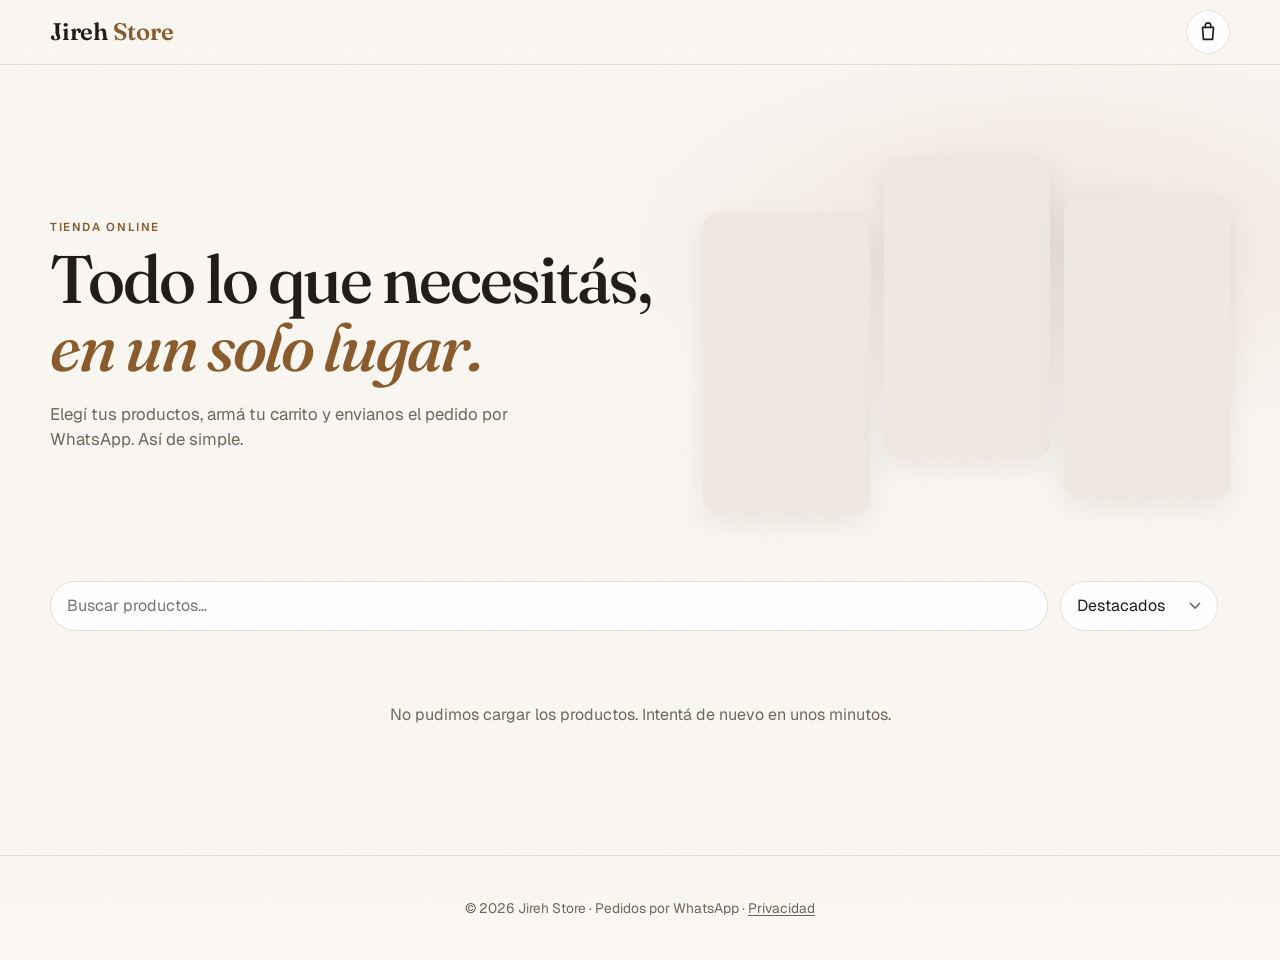
<file: index.html>
<!doctype html>
<html lang="es">
<head>
  <meta charset="utf-8" />
  <meta name="viewport" content="width=device-width, initial-scale=1" />
  <title>Jireh Store</title>
  <meta name="description" content="Jireh Store — elegí tus productos y hacé tu pedido por WhatsApp." />
  <meta property="og:title" content="Jireh Store" />
  <meta property="og:description" content="Elegí tus productos y hacé tu pedido por WhatsApp." />
  <meta property="og:type" content="website" />
  <meta name="theme-color" content="#faf7f2" />
  <link rel="icon" href="img/favicon.svg" type="image/svg+xml" />
  <link rel="preconnect" href="https://fonts.googleapis.com" />
  <link rel="preconnect" href="https://fonts.gstatic.com" crossorigin />
  <link href="https://fonts.googleapis.com/css2?family=Fraunces:ital,opsz,wght@0,9..144,500;0,9..144,600;1,9..144,500&family=Geist:wght@400;500;600&display=swap" rel="stylesheet" />
  <link rel="stylesheet" href="css/styles.css" />
</head>
<body>
  <a class="skip-link" href="#main">Ir a los productos</a>
  <header class="topbar">
    <div class="container topbar-inner">
      <a href="./" class="brand">Jireh <span>Store</span></a>
      <button class="cart-btn" id="cartOpen" aria-label="Abrir carrito">
        <svg viewBox="0 0 24 24" width="22" height="22" fill="none" stroke="currentColor" stroke-width="1.8" stroke-linecap="round" stroke-linejoin="round"><path d="M6 7h12l-1 13H7L6 7z"/><path d="M9 7V5a3 3 0 0 1 6 0v2"/></svg>
        <span class="cart-count" id="cartCount" hidden>0</span>
      </button>
    </div>
  </header>

  <section class="hero">
    <div class="container hero-inner">
      <div class="hero-copy">
        <p class="eyebrow">Tienda online</p>
        <h1>Todo lo que necesitás, <em>en un solo lugar.</em></h1>
        <p class="hero-sub">Elegí tus productos, armá tu carrito y envianos el pedido por WhatsApp. Así de simple.</p>
      </div>
      <!-- Se llena con los primeros productos con stock de la hoja -->
      <div class="hero-art" id="heroArt" aria-hidden="true">
        <span></span><span></span><span></span>
      </div>
    </div>
  </section>

  <main class="container" id="main">
    <div class="toolbar">
      <input type="search" id="search" placeholder="Buscar productos…" aria-label="Buscar productos" />
      <select id="sort" aria-label="Ordenar productos">
        <option value="default">Destacados</option>
        <option value="price-asc">Menor precio</option>
        <option value="price-desc">Mayor precio</option>
        <option value="name">Nombre (A–Z)</option>
      </select>
      <div class="chips" id="categories" role="tablist"></div>
    </div>

    <div id="status" class="status" role="status"></div>
    <div class="grid" id="products" aria-busy="true">
      <div class="skeleton"></div><div class="skeleton"></div><div class="skeleton"></div><div class="skeleton"></div>
      <div class="skeleton"></div><div class="skeleton"></div><div class="skeleton"></div><div class="skeleton"></div>
    </div>
    <div class="more" id="more" hidden>
      <p id="moreCount"></p>
      <button class="btn btn-outline" id="moreBtn">Ver más productos</button>
    </div>
  </main>

  <footer class="footer">
    <div class="container">
      <p>© <span id="year"></span> Jireh Store · Pedidos por WhatsApp · <a href="privacidad.html">Privacidad</a></p>
    </div>
  </footer>

  <!-- Modal de producto -->
  <div class="overlay" id="productOverlay" hidden>
    <div class="modal" role="dialog" aria-modal="true" aria-labelledby="pmTitle">
      <button class="icon-close" data-close aria-label="Cerrar">×</button>
      <img id="pmImage" alt="" />
      <div class="modal-body">
        <p class="eyebrow" id="pmCategory"></p>
        <h2 id="pmTitle"></h2>
        <p class="price" id="pmPrice"></p>
        <p class="desc" id="pmDesc"></p>
        <div class="options" id="pmOptions"></div>
        <p class="stock" id="pmStock"></p>
        <div class="modal-actions">
          <div class="qty">
            <button id="pmMinus" aria-label="Restar">−</button>
            <span id="pmQty">1</span>
            <button id="pmPlus" aria-label="Sumar">+</button>
          </div>
          <button class="btn btn-primary" id="pmAdd">Agregar al carrito</button>
        </div>
      </div>
    </div>
  </div>

  <!-- Carrito -->
  <div class="overlay" id="cartOverlay" hidden>
    <aside class="drawer" role="dialog" aria-modal="true" aria-labelledby="cartTitle">
      <div class="drawer-head">
        <h2 id="cartTitle">Tu carrito</h2>
        <button class="icon-close" data-close aria-label="Cerrar">×</button>
      </div>

      <div class="drawer-body">
        <ul class="cart-list" id="cartItems"></ul>
        <p class="empty" id="cartEmpty">Tu carrito está vacío.</p>

        <form id="checkout" class="checkout" hidden>
          <h3>Tus datos</h3>
          <label>Nombre y apellido
            <input name="nombre" required autocomplete="name" />
          </label>
          <label>Entrega
            <select name="entrega" id="deliverySelect"></select>
          </label>
          <label id="addressField" hidden>Dirección
            <input name="direccion" autocomplete="street-address" aria-describedby="addressError" />
            <span class="field-error" id="addressError" hidden>Completá la dirección para el envío.</span>
          </label>
          <div class="ship" id="shipBox" hidden>
            <button type="button" class="ship-gps" id="gpsBtn">
              <svg viewBox="0 0 24 24" width="16" height="16" fill="none" stroke="currentColor" stroke-width="2" stroke-linecap="round" stroke-linejoin="round" aria-hidden="true"><path d="M12 21s-7-6.2-7-11.5a7 7 0 0 1 14 0C19 14.8 12 21 12 21z"/><circle cx="12" cy="9.5" r="2.5"/></svg>
              Usar mi ubicación actual
            </button>
            <p class="ship-quote" id="shipQuote" aria-live="polite"></p>
          </div>
          <label id="dayField" hidden>Día de entrega
            <select name="dia" id="daySelect"></select>
          </label>
          <label>Notas (opcional)
            <textarea name="notas" rows="2" placeholder="Talle, color, horario…"></textarea>
          </label>
          <p class="privacy-note">Usamos tus datos (nombre, dirección y ubicación) solo para preparar y entregar tu pedido. Quedan en nuestro registro de pedidos y no se comparten con nadie. Si querés que los borremos, escribinos por WhatsApp. <a href="privacidad.html" target="_blank">Política de privacidad</a>.</p>
        </form>
      </div>

      <div class="drawer-foot" id="cartFoot" hidden>
        <div class="sum-row" id="shipRow" hidden><span>Envío</span><span id="shipCost"></span></div>
        <div class="total-row"><span>Total</span><strong id="cartTotal">$0</strong></div>
        <button type="submit" form="checkout" class="btn btn-whatsapp">
          <svg viewBox="0 0 24 24" width="20" height="20" fill="currentColor"><path d="M12 2a10 10 0 0 0-8.6 15.1L2 22l5-1.3A10 10 0 1 0 12 2zm0 18.2a8.2 8.2 0 0 1-4.2-1.1l-.3-.2-3 .8.8-2.9-.2-.3A8.2 8.2 0 1 1 12 20.2zm4.5-6.1c-.2-.1-1.5-.7-1.7-.8-.2-.1-.4-.1-.6.1l-.8 1c-.1.2-.3.2-.5.1a6.7 6.7 0 0 1-3.3-2.9c-.2-.4.2-.4.7-1.3.1-.2 0-.3 0-.4l-.8-1.8c-.2-.5-.4-.4-.6-.4h-.5a1 1 0 0 0-.7.3 3 3 0 0 0-.9 2.2 5.2 5.2 0 0 0 1.1 2.8 11.9 11.9 0 0 0 4.6 4c1.7.7 2.3.8 3.2.6.5-.1 1.5-.6 1.7-1.2.2-.6.2-1.1.2-1.2-.1-.1-.3-.2-.5-.3z"/></svg>
          Enviar pedido por WhatsApp
        </button>
        <button class="btn-link" id="cartClear">Vaciar carrito</button>
      </div>
    </aside>
  </div>

  <div class="toast" id="toast" role="status" aria-live="polite"></div>

  <script src="js/config.js"></script>
  <script src="js/app.js"></script>
</body>
</html>
</file>
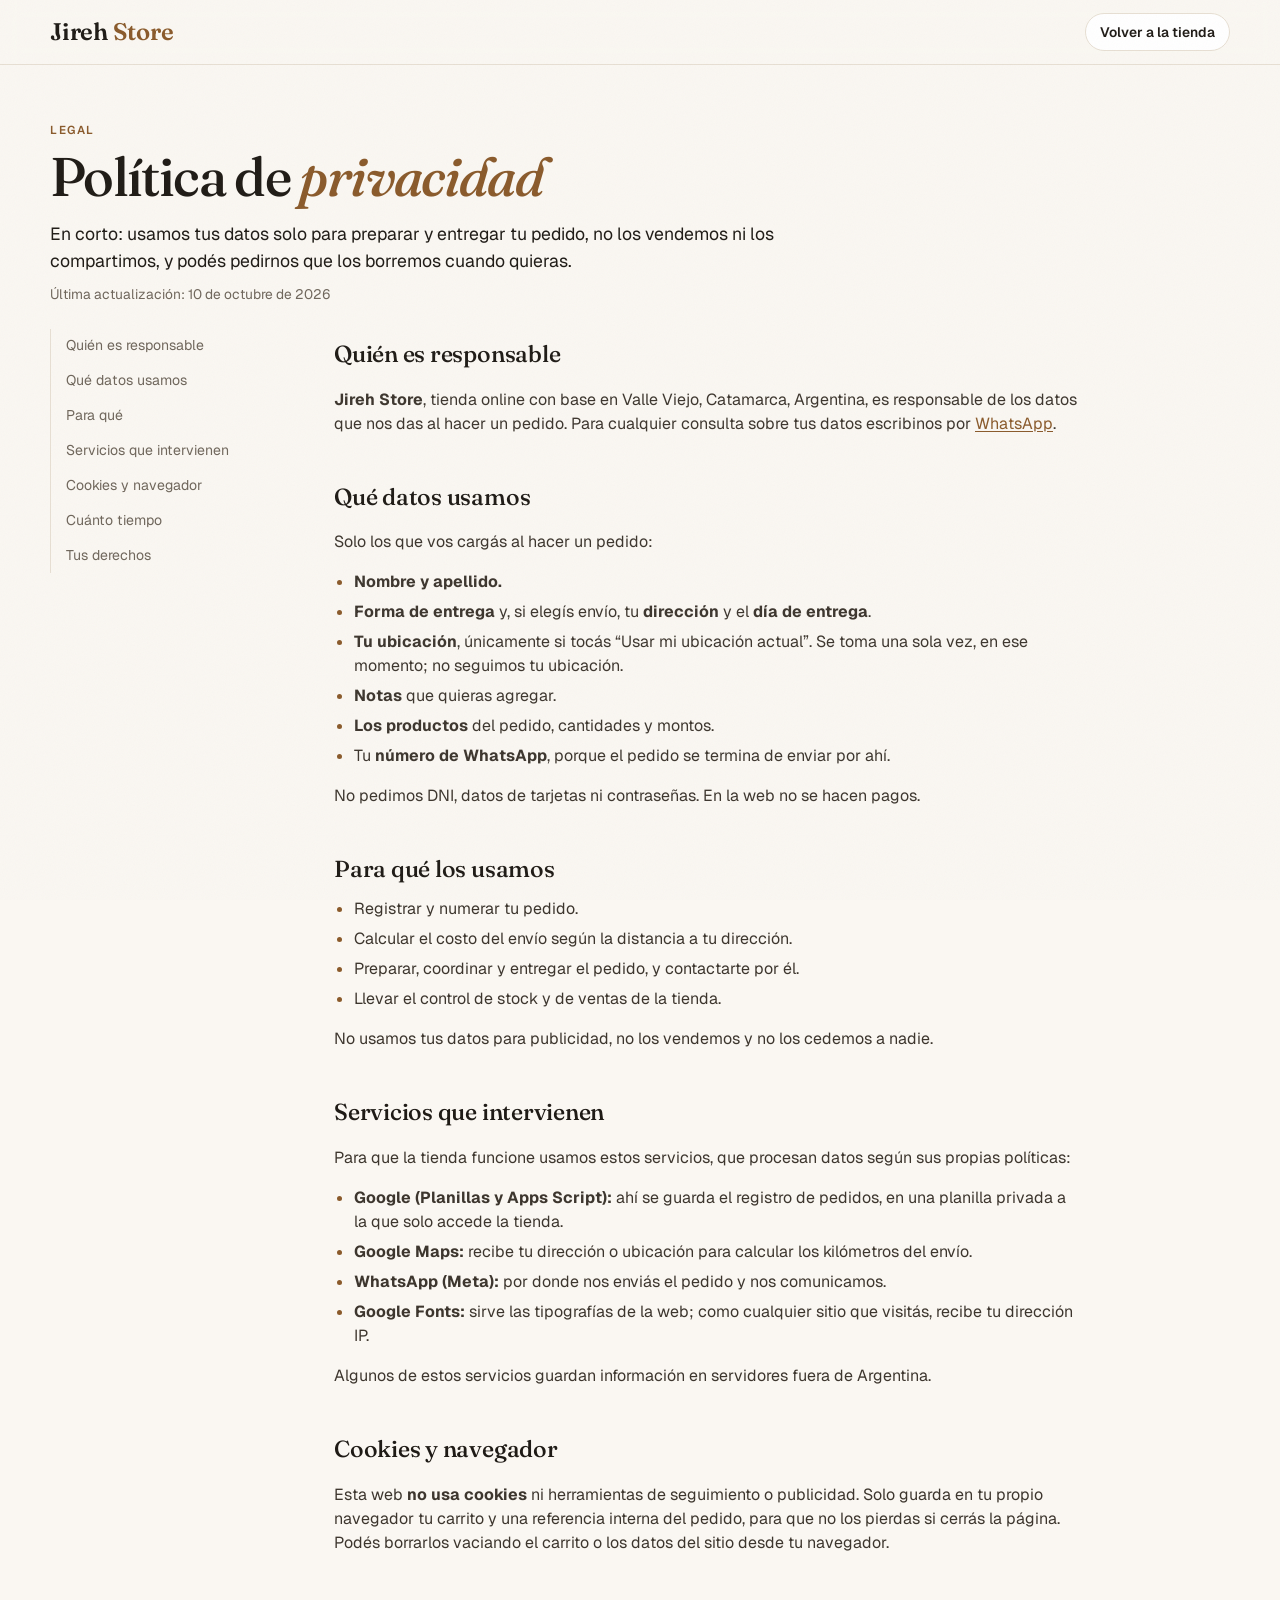
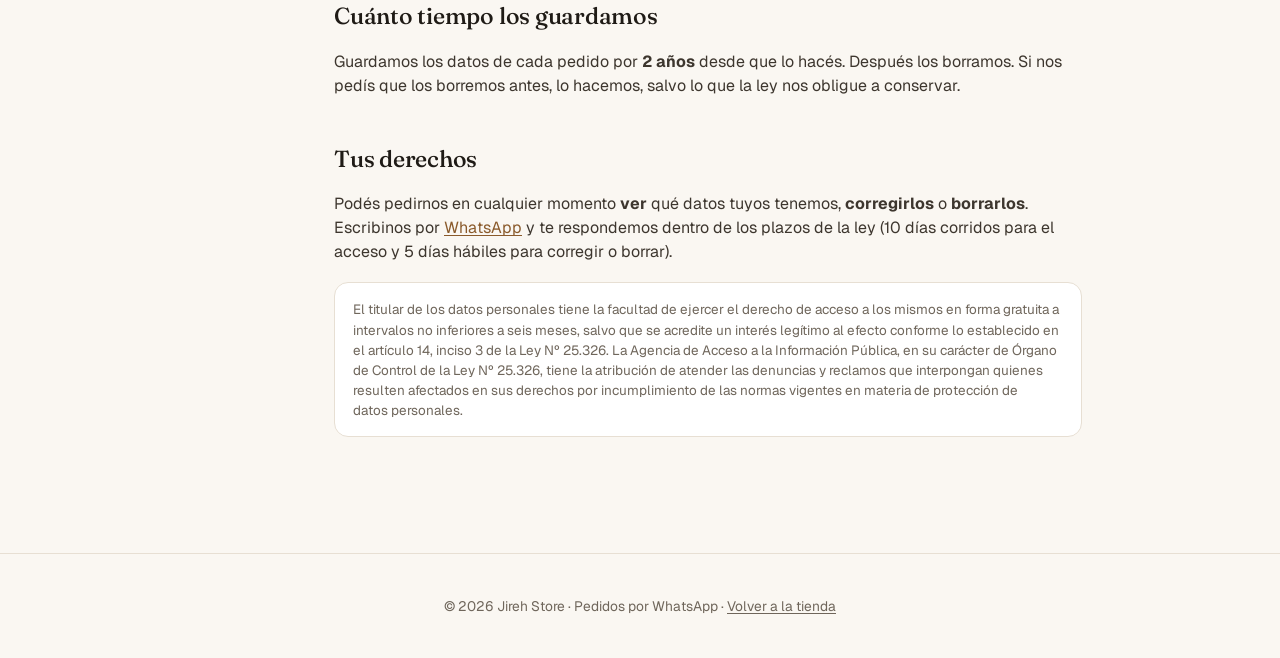
<file: privacidad.html>
<!doctype html>
<html lang="es">
<head>
  <meta charset="utf-8" />
  <meta name="viewport" content="width=device-width, initial-scale=1" />
  <title>Política de privacidad · Jireh Store</title>
  <meta name="description" content="Qué datos usa Jireh Store para tus pedidos, para qué y cómo pedir que los borremos." />
  <meta name="theme-color" content="#faf7f2" />
  <link rel="icon" href="img/favicon.svg" type="image/svg+xml" />
  <link rel="preconnect" href="https://fonts.googleapis.com" />
  <link rel="preconnect" href="https://fonts.gstatic.com" crossorigin />
  <link href="https://fonts.googleapis.com/css2?family=Fraunces:ital,opsz,wght@0,9..144,500;0,9..144,600;1,9..144,500&family=Geist:wght@400;500;600&display=swap" rel="stylesheet" />
  <link rel="stylesheet" href="css/styles.css" />
</head>
<body>
  <a class="skip-link" href="#main">Ir al contenido</a>
  <header class="topbar">
    <div class="container topbar-inner">
      <a href="./" class="brand">Jireh <span>Store</span></a>
      <a href="./" class="btn btn-outline btn-small">Volver a la tienda</a>
    </div>
  </header>

  <main id="main" class="legal container">
    <header class="legal-head">
      <p class="eyebrow">Legal</p>
      <h1>Política de <em>privacidad</em></h1>
      <p class="legal-lead">En corto: usamos tus datos solo para preparar y entregar tu pedido, no los vendemos ni los compartimos, y podés pedirnos que los borremos cuando quieras.</p>
      <p class="legal-date">Última actualización: 10 de octubre de 2026</p>
    </header>

    <nav class="legal-toc" aria-label="Secciones">
      <a href="#responsable">Quién es responsable</a>
      <a href="#datos">Qué datos usamos</a>
      <a href="#para-que">Para qué</a>
      <a href="#terceros">Servicios que intervienen</a>
      <a href="#navegador">Cookies y navegador</a>
      <a href="#plazo">Cuánto tiempo</a>
      <a href="#derechos">Tus derechos</a>
    </nav>

    <article class="legal-body">
      <section id="responsable">
        <h2>Quién es responsable</h2>
        <p><strong>Jireh Store</strong>, tienda online con base en Valle Viejo, Catamarca, Argentina, es responsable de los datos que nos das al hacer un pedido. Para cualquier consulta sobre tus datos escribinos por <a class="js-wa" href="./">WhatsApp</a>.</p>
      </section>

      <section id="datos">
        <h2>Qué datos usamos</h2>
        <p>Solo los que vos cargás al hacer un pedido:</p>
        <ul>
          <li><strong>Nombre y apellido.</strong></li>
          <li><strong>Forma de entrega</strong> y, si elegís envío, tu <strong>dirección</strong> y el <strong>día de entrega</strong>.</li>
          <li><strong>Tu ubicación</strong>, únicamente si tocás “Usar mi ubicación actual”. Se toma una sola vez, en ese momento; no seguimos tu ubicación.</li>
          <li><strong>Notas</strong> que quieras agregar.</li>
          <li><strong>Los productos</strong> del pedido, cantidades y montos.</li>
          <li>Tu <strong>número de WhatsApp</strong>, porque el pedido se termina de enviar por ahí.</li>
        </ul>
        <p>No pedimos DNI, datos de tarjetas ni contraseñas. En la web no se hacen pagos.</p>
      </section>

      <section id="para-que">
        <h2>Para qué los usamos</h2>
        <ul>
          <li>Registrar y numerar tu pedido.</li>
          <li>Calcular el costo del envío según la distancia a tu dirección.</li>
          <li>Preparar, coordinar y entregar el pedido, y contactarte por él.</li>
          <li>Llevar el control de stock y de ventas de la tienda.</li>
        </ul>
        <p>No usamos tus datos para publicidad, no los vendemos y no los cedemos a nadie.</p>
      </section>

      <section id="terceros">
        <h2>Servicios que intervienen</h2>
        <p>Para que la tienda funcione usamos estos servicios, que procesan datos según sus propias políticas:</p>
        <ul>
          <li><strong>Google (Planillas y Apps Script):</strong> ahí se guarda el registro de pedidos, en una planilla privada a la que solo accede la tienda.</li>
          <li><strong>Google Maps:</strong> recibe tu dirección o ubicación para calcular los kilómetros del envío.</li>
          <li><strong>WhatsApp (Meta):</strong> por donde nos enviás el pedido y nos comunicamos.</li>
          <li><strong>Google Fonts:</strong> sirve las tipografías de la web; como cualquier sitio que visitás, recibe tu dirección IP.</li>
        </ul>
        <p>Algunos de estos servicios guardan información en servidores fuera de Argentina.</p>
      </section>

      <section id="navegador">
        <h2>Cookies y navegador</h2>
        <p>Esta web <strong>no usa cookies</strong> ni herramientas de seguimiento o publicidad. Solo guarda en tu propio navegador tu carrito y una referencia interna del pedido, para que no los pierdas si cerrás la página. Podés borrarlos vaciando el carrito o los datos del sitio desde tu navegador.</p>
      </section>

      <section id="plazo">
        <h2>Cuánto tiempo los guardamos</h2>
        <p>Guardamos los datos de cada pedido por <strong>2 años</strong> desde que lo hacés. Después los borramos. Si nos pedís que los borremos antes, lo hacemos, salvo lo que la ley nos obligue a conservar.</p>
      </section>

      <section id="derechos">
        <h2>Tus derechos</h2>
        <p>Podés pedirnos en cualquier momento <strong>ver</strong> qué datos tuyos tenemos, <strong>corregirlos</strong> o <strong>borrarlos</strong>. Escribinos por <a class="js-wa" href="./">WhatsApp</a> y te respondemos dentro de los plazos de la ley (10 días corridos para el acceso y 5 días hábiles para corregir o borrar).</p>
        <p class="legal-notice">El titular de los datos personales tiene la facultad de ejercer el derecho de acceso a los mismos en forma gratuita a intervalos no inferiores a seis meses, salvo que se acredite un interés legítimo al efecto conforme lo establecido en el artículo 14, inciso 3 de la Ley Nº 25.326. La Agencia de Acceso a la Información Pública, en su carácter de Órgano de Control de la Ley Nº 25.326, tiene la atribución de atender las denuncias y reclamos que interpongan quienes resulten afectados en sus derechos por incumplimiento de las normas vigentes en materia de protección de datos personales.</p>
      </section>
    </article>
  </main>

  <footer class="footer">
    <div class="container">
      <p>© <span id="year"></span> Jireh Store · Pedidos por WhatsApp · <a href="./">Volver a la tienda</a></p>
    </div>
  </footer>

  <script src="js/config.js"></script>
  <script>
    document.getElementById("year").textContent = new Date().getFullYear();
    const cfg = window.JIREH_CONFIG;
    if (cfg && cfg.whatsappNumber) {
      document.querySelectorAll(".js-wa").forEach((a) => {
        a.href = `https://api.whatsapp.com/send?phone=${cfg.whatsappNumber}&text=${encodeURIComponent("Hola! Tengo una consulta sobre mis datos personales.")}`;
        a.target = "_blank";
        a.rel = "noopener";
      });
    }
  </script>
</body>
</html>
</file>
<file: css/styles.css>
:root {
  --bg: #faf7f2;
  --surface: #ffffff;
  --ink: #1f1b16;
  --muted: #6f665b;
  --line: #e7dfd3;
  --accent: #8a5a2b;
  --accent-ink: #ffffff;
  --whatsapp: #1fa855;
  --danger: #b4412f;
  --radius: 14px;
  --shadow: 0 10px 30px rgba(40, 28, 12, 0.08);
  --shadow-soft: 0 1px 2px rgba(40, 28, 12, 0.06), 0 6px 18px rgba(40, 28, 12, 0.06);
  --ease: cubic-bezier(0.16, 1, 0.3, 1);
  --serif: "Fraunces", Georgia, serif;
  --sans: "Geist", system-ui, -apple-system, sans-serif;
}

* { box-sizing: border-box; }
html, body { margin: 0; }
body {
  font-family: var(--sans);
  background: var(--bg);
  color: var(--ink);
  line-height: 1.5;
  -webkit-font-smoothing: antialiased;
}
body.locked { overflow: hidden; }
/* Grano sutil para que el fondo no se vea plano */
body::after {
  content: ""; position: fixed; inset: 0; z-index: 70; pointer-events: none; opacity: 0.035;
  background-image: url("data:image/svg+xml,%3Csvg xmlns='http://www.w3.org/2000/svg' width='160' height='160'%3E%3Cfilter id='n'%3E%3CfeTurbulence type='fractalNoise' baseFrequency='0.9' numOctaves='3' stitchTiles='stitch'/%3E%3C/filter%3E%3Crect width='100%25' height='100%25' filter='url(%23n)'/%3E%3C/svg%3E");
}
h1, h2 { text-wrap: balance; }
p { text-wrap: pretty; }
:focus-visible { outline: 2px solid var(--accent); outline-offset: 3px; }
.skip-link {
  position: absolute; left: 16px; top: -48px; z-index: 80;
  background: var(--ink); color: var(--bg); padding: 10px 16px; border-radius: 10px; text-decoration: none;
}
.skip-link:focus { top: 12px; }
img { max-width: 100%; display: block; }
button { font: inherit; cursor: pointer; }
input, select, textarea { font: inherit; color: inherit; }

.container { width: min(1180px, 100% - 32px); margin-inline: auto; }

/* ---------- Topbar ---------- */
.topbar {
  position: sticky; top: 0; z-index: 20;
  background: rgba(250, 247, 242, 0.88);
  backdrop-filter: blur(10px);
  border-bottom: 1px solid var(--line);
}
.topbar-inner { display: flex; align-items: center; justify-content: space-between; height: 64px; }
.brand { font-family: var(--serif); font-size: 1.5rem; font-weight: 600; color: var(--ink); text-decoration: none; letter-spacing: -0.01em; }
.brand span { color: var(--accent); }
.cart-btn {
  position: relative; display: grid; place-items: center;
  width: 44px; height: 44px; border-radius: 50%;
  border: 1px solid var(--line); background: var(--surface); color: var(--ink);
}
.cart-count {
  position: absolute; top: -4px; right: -4px;
  min-width: 20px; height: 20px; padding: 0 5px; border-radius: 10px;
  background: var(--accent); color: var(--accent-ink);
  font-size: 0.72rem; font-weight: 600; display: grid; place-items: center;
}
.cart-count[hidden] { display: none; }
.cart-count.bump { animation: bump 0.35s ease; }
@keyframes bump { 50% { transform: scale(1.3); } }

/* ---------- Hero ---------- */
.hero {
  padding: 80px 0 56px;
  /* Brillo cálido que se apaga antes del borde de la sección */
  background: radial-gradient(640px 300px at 82% 35%, rgba(138, 90, 43, 0.11), transparent 70%);
}
.eyebrow { text-transform: uppercase; letter-spacing: 0.14em; font-size: 0.72rem; font-weight: 600; color: var(--accent); margin: 0 0 10px; }
.hero h1 { font-family: var(--serif); font-weight: 500; font-size: clamp(2.4rem, 6vw, 4.2rem); line-height: 1.02; margin: 0 0 20px; max-width: 14ch; letter-spacing: -0.03em; }
.hero h1 em { color: var(--accent); font-style: italic; }
.hero-sub { color: var(--muted); max-width: 46ch; margin: 0; font-size: 1.05rem; }

/* Texto a la izquierda, collage de productos a la derecha */
.hero-inner { display: grid; grid-template-columns: 1.15fr 1fr; gap: 48px; align-items: center; }
.hero-art { display: grid; grid-template-columns: repeat(3, 1fr); gap: 14px; align-items: center; height: 380px; }
.hero-art > * {
  border: 0; padding: 0; border-radius: var(--radius); overflow: hidden; height: 300px;
  background: #efe9e1; box-shadow: var(--shadow); cursor: pointer;
  animation: rise 0.9s var(--ease) both;
}
.hero-art > :nth-child(1) { transform: translateY(28px); animation-delay: 0.05s; }
.hero-art > :nth-child(2) { transform: translateY(-28px); animation-delay: 0.15s; }
.hero-art > :nth-child(3) { transform: translateY(12px); animation-delay: 0.25s; }
.hero-art img { width: 100%; height: 100%; object-fit: cover; transition: transform 0.6s var(--ease); }
.hero-art button:hover img { transform: scale(1.05); }
@keyframes rise { from { opacity: 0; translate: 0 24px; } }

/* ---------- Toolbar ---------- */
.toolbar { display: flex; flex-wrap: wrap; gap: 12px; align-items: center; margin-bottom: 24px; }
#search {
  flex: 1 1 260px; padding: 12px 16px; border-radius: 999px;
  border: 1px solid var(--line); background: var(--surface); outline: none;
}
#search, #sort, .chip { transition: border-color 0.2s ease, background-color 0.2s ease, color 0.2s ease; }
#search:hover, #sort:hover, .chip:hover { border-color: #cbbfae; }
#search:focus { border-color: var(--accent); }
#sort {
  padding: 12px 40px 12px 16px; border-radius: 999px; border: 1px solid var(--line);
  background: var(--surface) url("data:image/svg+xml,%3Csvg xmlns='http://www.w3.org/2000/svg' width='12' height='8' viewBox='0 0 12 8'%3E%3Cpath d='M1 1l5 5 5-5' fill='none' stroke='%236f665b' stroke-width='1.6'/%3E%3C/svg%3E") no-repeat right 16px center;
  appearance: none; -webkit-appearance: none; outline: none; cursor: pointer;
}
#sort:focus { border-color: var(--accent); }
.chips { display: flex; gap: 8px; flex-wrap: wrap; }
.chip {
  padding: 8px 14px; border-radius: 999px; border: 1px solid var(--line);
  background: var(--surface); color: var(--ink); font-size: 0.9rem;
}
.chip[aria-selected="true"] { background: var(--ink); color: var(--bg); border-color: var(--ink); }

.status { color: var(--muted); padding: 48px 0 64px; text-align: center; }
.status p { margin: 0 0 16px; }
.status:empty { display: none; }

/* ---------- Grid ---------- */
.grid { display: grid; grid-template-columns: repeat(auto-fill, minmax(230px, 1fr)); gap: 22px; padding-bottom: 64px; }
.grid:has(+ .more:not([hidden])) { padding-bottom: 32px; }
.more { text-align: center; padding-bottom: 64px; }
.more[hidden] { display: none; }
.more p { color: var(--muted); font-size: 0.86rem; margin: 0 0 12px; }
.card {
  display: flex; flex-direction: column;
  animation: rise 0.7s var(--ease) both; animation-delay: calc(var(--i, 0) * 60ms);
}
.card-media {
  position: relative; aspect-ratio: 4 / 5; background: #efe9e1; cursor: pointer; border: 0; padding: 0;
  border-radius: var(--radius); overflow: hidden; box-shadow: var(--shadow-soft);
}
.card-media img { width: 100%; height: 100%; object-fit: cover; transition: transform 0.6s var(--ease); }
.card:hover .card-media img { transform: scale(1.04); }
.badge {
  position: absolute; top: 10px; left: 10px; padding: 4px 8px; border-radius: 6px;
  font-size: 0.74rem; font-weight: 500; background: var(--surface); color: var(--ink);
}
.badge.out { background: var(--ink); color: var(--bg); }
.badge.low { background: #fff1dc; color: #8a4b00; }
.card-body { padding: 14px 2px 0; display: flex; flex-direction: column; gap: 4px; flex: 1; }
.card-cat { font-size: 0.8rem; color: var(--muted); }
.card-title { font-weight: 500; margin: 0; font-size: 1rem; line-height: 1.35; letter-spacing: -0.005em; }
.card-desc {
  color: var(--muted); font-size: 0.88rem; margin: 0;
  display: -webkit-box; -webkit-line-clamp: 2; -webkit-box-orient: vertical; overflow: hidden;
}
.card-foot { margin-top: auto; padding-top: 10px; display: flex; align-items: center; justify-content: space-between; gap: 8px; }
.card-price { font-family: var(--serif); font-size: 1.2rem; font-weight: 600; font-variant-numeric: lining-nums tabular-nums; }
.card.soldout .card-media img { filter: grayscale(0.7); opacity: 0.7; }

.skeleton {
  aspect-ratio: 4 / 6; border-radius: var(--radius);
  background: linear-gradient(100deg, #efe9e1 40%, #f6f1ea 50%, #efe9e1 60%) 0 0 / 200% 100%;
  animation: shimmer 1.4s linear infinite;
}
@keyframes shimmer { to { background-position: -200% 0; } }

/* ---------- Buttons ---------- */
.btn {
  border: 0; border-radius: 999px; padding: 10px 16px; font-weight: 600;
  display: inline-flex; align-items: center; justify-content: center; gap: 8px;
  transition: filter 0.2s ease, transform 0.15s var(--ease), border-color 0.2s ease;
}
a.btn { text-decoration: none; display: inline-flex; align-items: center; }
.btn:active { transform: scale(0.97); }
.btn:hover { filter: brightness(1.08); }
.btn:disabled { opacity: 0.45; cursor: not-allowed; filter: none; }
.btn-primary { background: var(--accent); color: var(--accent-ink); }
.btn-outline { background: var(--surface); color: var(--ink); border: 1px solid var(--line); padding: 12px 28px; }
.btn-outline:hover { filter: none; border-color: var(--ink); }
.btn-small { padding: 8px 14px; font-size: 0.86rem; }
.btn-whatsapp { background: var(--whatsapp); color: #fff; width: 100%; padding: 14px; font-size: 1rem; }
.btn-link { background: none; border: 0; color: var(--muted); text-decoration: underline; font-size: 0.86rem; width: 100%; padding: 10px; }

/* ---------- Overlays ---------- */
.overlay {
  position: fixed; inset: 0; z-index: 50; background: rgba(20, 14, 6, 0.45);
  display: flex; align-items: center; justify-content: center; padding: 16px;
  animation: fade 0.2s ease;
}
.overlay[hidden] { display: none; }
@keyframes fade { from { opacity: 0; } }
.icon-close {
  border: 0; background: var(--surface); width: 36px; height: 36px; border-radius: 50%;
  font-size: 1.5rem; line-height: 1; color: var(--ink);
}

.modal {
  position: relative; background: var(--surface); border-radius: 18px; overflow: hidden;
  width: min(820px, 100%); max-height: calc(100vh - 32px); overflow-y: auto;
  display: grid; grid-template-columns: 1fr 1fr;
}
.modal .icon-close { position: absolute; top: 12px; right: 12px; z-index: 1; box-shadow: var(--shadow); }
.modal img { width: 100%; height: 100%; object-fit: cover; min-height: 320px; background: #efe9e1; }
.modal-body { padding: 32px 28px; display: flex; flex-direction: column; gap: 8px; }
.modal-body h2 { font-family: var(--serif); font-weight: 500; font-size: 1.8rem; margin: 0; line-height: 1.15; }
.modal-body .price { font-family: var(--serif); font-size: 1.5rem; font-weight: 600; margin: 4px 0; }
.modal-body .desc { color: var(--muted); margin: 0; white-space: pre-line; }
.modal-body .stock { font-size: 0.86rem; color: var(--muted); margin: 6px 0 0; }
.options { display: flex; flex-direction: column; gap: 14px; margin-top: 10px; }
.options:empty { display: none; }
.opt-name { display: block; font-size: 0.8rem; font-weight: 600; text-transform: uppercase; letter-spacing: 0.08em; color: var(--muted); margin-bottom: 6px; }
.opt-values { display: flex; flex-wrap: wrap; gap: 8px; }
.chip[aria-checked="true"] { background: var(--ink); color: var(--bg); border-color: var(--ink); }
.chip small { opacity: 0.7; font-size: 0.78em; }
.card-price small, .modal-body .price small { font-family: var(--sans); font-size: 0.7em; font-weight: 500; color: var(--muted); }
.modal-actions { display: flex; gap: 12px; margin-top: auto; padding-top: 20px; flex-wrap: wrap; }
.modal-actions .btn { flex: 1; padding: 12px 18px; }

.qty { display: inline-flex; align-items: center; border: 1px solid var(--line); border-radius: 999px; }
.qty button { border: 0; background: none; width: 36px; height: 36px; font-size: 1.1rem; color: var(--ink); }
.qty button:disabled { opacity: 0.3; cursor: not-allowed; }
.qty span { min-width: 24px; text-align: center; font-weight: 600; }
.qty.small button { width: 30px; height: 30px; }

/* ---------- Drawer ---------- */
#cartOverlay { justify-content: flex-end; align-items: stretch; padding: 0; }
.drawer {
  width: min(420px, 100%); background: var(--surface); display: flex; flex-direction: column;
  animation: slide 0.25s ease;
}
@keyframes slide { from { transform: translateX(100%); } }
.drawer-head { display: flex; align-items: center; justify-content: space-between; padding: 18px 20px; border-bottom: 1px solid var(--line); }
.drawer-head h2 { font-family: var(--serif); font-weight: 500; margin: 0; font-size: 1.4rem; }
.drawer-body { flex: 1; overflow-y: auto; padding: 8px 20px 20px; }
.drawer-foot { border-top: 1px solid var(--line); padding: 16px 20px 12px; }
.drawer-foot[hidden] { display: none; }
.total-row { display: flex; justify-content: space-between; align-items: baseline; margin-bottom: 12px; }
.total-row strong { font-family: var(--serif); font-size: 1.5rem; }
.modal-body .price, .total-row strong, .cart-item .sub, .cart-item .unit, .qty span { font-variant-numeric: lining-nums tabular-nums; }
.empty { color: var(--muted); text-align: center; padding: 40px 0; }

.cart-list { list-style: none; margin: 0; padding: 0; }
.cart-item { display: grid; grid-template-columns: 64px 1fr auto; gap: 12px; padding: 14px 0; border-bottom: 1px solid var(--line); align-items: center; }
.cart-item img { width: 64px; height: 64px; object-fit: cover; border-radius: 10px; background: #efe9e1; }
.cart-item h4 { margin: 0 0 2px; font-size: 0.94rem; font-weight: 600; }
.cart-item .opts { display: block; color: var(--ink); font-size: 0.82rem; }
.cart-item .unit { color: var(--muted); font-size: 0.82rem; }
.cart-item .right { display: flex; flex-direction: column; align-items: flex-end; gap: 6px; }
.cart-item .sub { font-weight: 600; }
.cart-item .warn { color: var(--danger); font-size: 0.78rem; }

.checkout { margin-top: 20px; display: flex; flex-direction: column; gap: 12px; }
.checkout[hidden] { display: none; }
.checkout h3 { margin: 0; font-size: 1rem; }
.checkout label { display: flex; flex-direction: column; gap: 4px; font-size: 0.86rem; color: var(--muted); }
.checkout label[hidden] { display: none; }
.checkout input, .checkout select, .checkout textarea {
  padding: 10px 12px; border-radius: 10px; border: 1px solid var(--line); background: var(--bg); outline: none;
}
.checkout input:focus, .checkout select:focus, .checkout textarea:focus { border-color: var(--accent); }
.checkout [aria-invalid="true"] { border-color: var(--danger); }
.field-error { color: var(--danger); font-size: 0.8rem; }
.field-error[hidden] { display: none; }

.ship { display: flex; flex-direction: column; gap: 6px; margin-top: -4px; }
.ship[hidden] { display: none; }
.ship-gps {
  align-self: flex-start; display: inline-flex; align-items: center; gap: 6px;
  background: none; border: 0; padding: 4px 0; color: var(--accent); font: inherit; font-size: 0.86rem; font-weight: 500; cursor: pointer;
}
.ship-gps:disabled { opacity: 0.6; cursor: progress; }
.ship-quote { margin: 0; font-size: 0.86rem; color: var(--muted); font-variant-numeric: lining-nums tabular-nums; }
.ship-quote:empty { display: none; }
.ship-quote strong { color: var(--ink); }
.ship-quote.error { color: var(--danger); }
.sum-row { display: flex; justify-content: space-between; font-size: 0.9rem; color: var(--muted); margin-bottom: 4px; font-variant-numeric: lining-nums tabular-nums; }
.sum-row[hidden] { display: none; }
.privacy-note { margin: 0; font-size: 0.76rem; line-height: 1.45; color: var(--muted); }

/* ---------- Toast & footer ---------- */
.toast {
  position: fixed; bottom: 24px; left: 50%; transform: translate(-50%, 20px);
  background: var(--ink); color: var(--bg); padding: 12px 20px; border-radius: 999px;
  font-size: 0.9rem; opacity: 0; pointer-events: none; transition: all 0.25s ease; z-index: 60;
  max-width: calc(100% - 32px);
}
.toast.show { opacity: 1; transform: translate(-50%, 0); }

.footer { border-top: 1px solid var(--line); padding: 28px 0; color: var(--muted); font-size: 0.86rem; text-align: center; }
.footer a, .privacy-note a { color: inherit; text-underline-offset: 2px; }
.footer a:hover, .privacy-note a:hover { color: var(--accent); }

/* ---------- Página legal (privacidad) ---------- */
.legal { display: grid; grid-template-columns: 220px minmax(0, 68ch); gap: 24px 64px; padding: 56px 0 80px; }
.legal-head { grid-column: 1 / -1; max-width: 68ch; }
.legal-head h1 { font-family: var(--serif); font-weight: 500; font-size: clamp(2.2rem, 5vw, 3.4rem); line-height: 1.05; letter-spacing: -0.03em; margin: 0 0 16px; }
.legal-head h1 em { color: var(--accent); font-style: italic; }
.legal-lead { font-size: 1.1rem; color: var(--ink); margin: 0 0 10px; }
.legal-date { color: var(--muted); font-size: 0.86rem; margin: 0; }
.legal-toc { position: sticky; top: 88px; align-self: start; display: flex; flex-direction: column; gap: 2px; border-left: 1px solid var(--line); }
.legal-toc a { color: var(--muted); text-decoration: none; font-size: 0.88rem; padding: 6px 14px; margin-left: -1px; border-left: 2px solid transparent; transition: color 0.2s ease, border-color 0.2s ease; }
.legal-toc a:hover { color: var(--ink); border-left-color: var(--accent); }
.legal-body section { padding-top: 8px; margin-bottom: 36px; scroll-margin-top: 88px; }
.legal-body h2 { font-family: var(--serif); font-weight: 500; font-size: 1.45rem; letter-spacing: -0.01em; margin: 0 0 10px; }
.legal-body p, .legal-body li { color: #3d362e; }
.legal-body ul { padding-left: 20px; margin: 0 0 12px; }
.legal-body li { margin-bottom: 6px; }
.legal-body li::marker { color: var(--accent); }
.legal-body a { color: var(--accent); text-underline-offset: 2px; }
.legal-notice { margin-top: 18px; padding: 16px 18px; border-radius: var(--radius); background: var(--surface); border: 1px solid var(--line); font-size: 0.84rem; color: var(--muted) !important; }
@media (max-width: 820px) {
  .legal { grid-template-columns: 1fr; padding: 36px 0 56px; }
  .legal-toc { position: static; flex-direction: row; flex-wrap: wrap; gap: 8px; border-left: 0; }
  .legal-toc a { border: 1px solid var(--line); border-radius: 999px; padding: 6px 12px; margin: 0; background: var(--surface); }
}

@media (prefers-reduced-motion: reduce) {
  *, *::before, *::after { animation-duration: 0.01ms !important; transition-duration: 0.01ms !important; }
}

@media (max-width: 820px) {
  .hero-inner { grid-template-columns: 1fr; }
  .hero-art { display: none; }
}

@media (max-width: 680px) {
  .hero { padding: 48px 0 36px; }
  .grid { grid-template-columns: repeat(2, 1fr); gap: 12px; }
  .card-body { padding: 10px 0 0; }
  .card-desc { display: none; }
  .card-foot { flex-direction: column; align-items: stretch; }
  .modal { grid-template-columns: 1fr; }
  .modal img { min-height: 0; aspect-ratio: 4 / 3; }
  .modal-body { padding: 22px 20px; }
}
</file>
